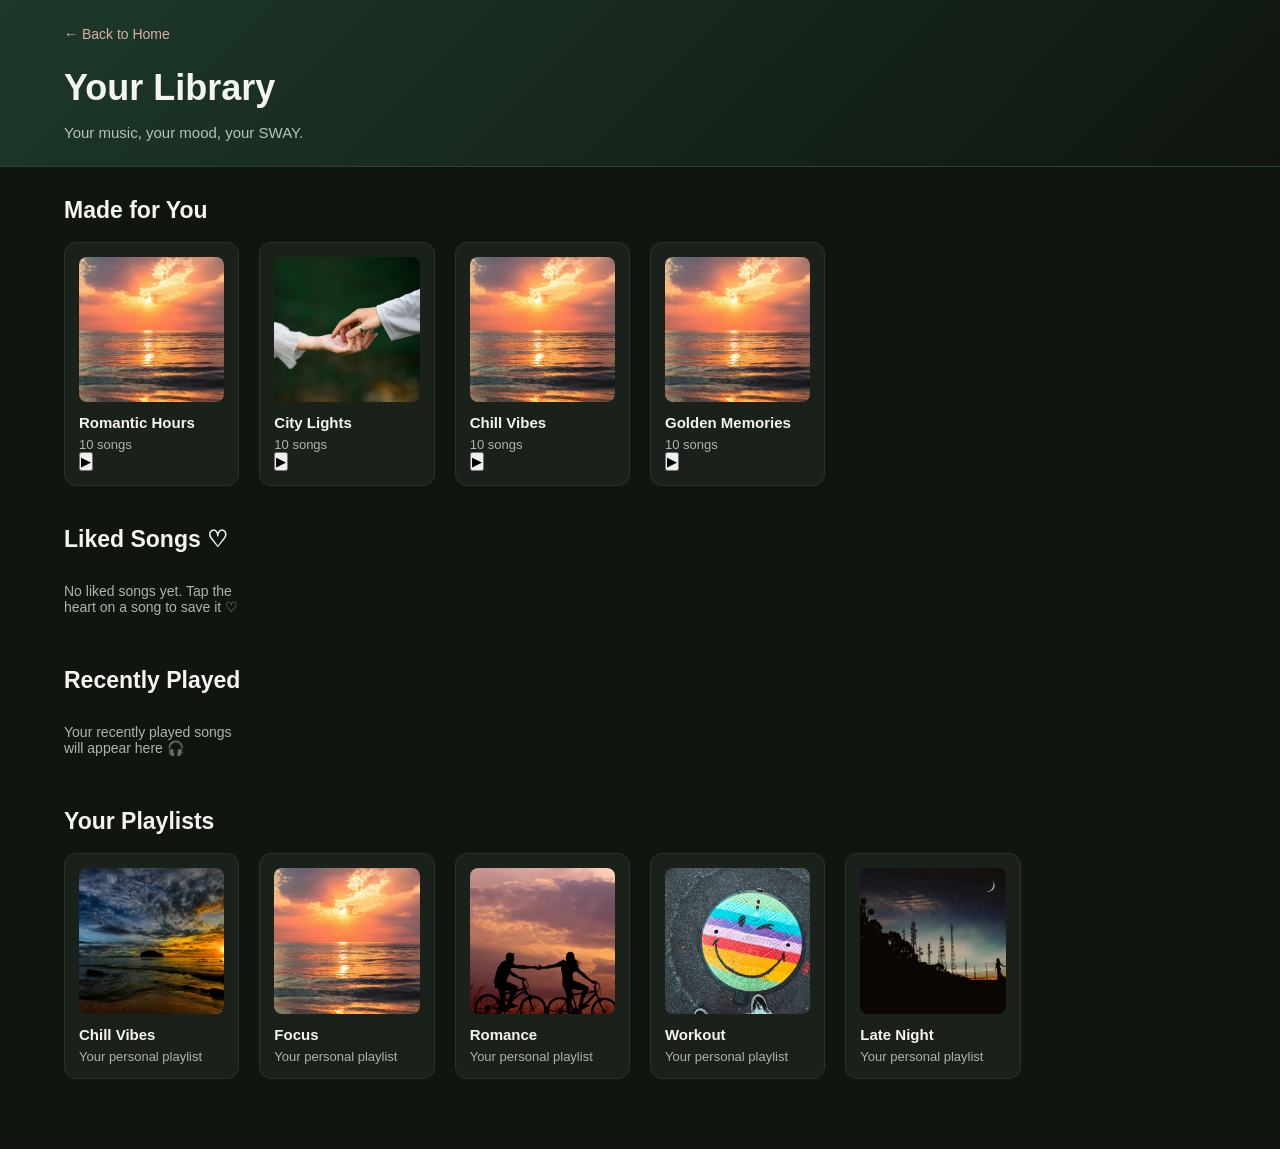
<file: library.html>
<!DOCTYPE html>
<html lang="en">
<head>
    <meta charset="UTF-8">
    <meta name="viewport" content="width=device-width, initial-scale=1.0">
    <title>SWAY | Your Library</title>
    <link rel="stylesheet" href="library.css">
</head>
<body>

    <header class="library-header">
        <a href="index.html" class="back-link">← Back to Home</a>
        <h1>Your Library</h1>
        <p>Your music, your mood, your SWAY.</p>
    </header>

    <main class="library-container">

        <section class="library-section">
            <h2>Made for You</h2>
            <div id="made-for-you-list" class="library-grid"></div>
        </section>

        <section class="library-section">
            <h2>Liked Songs ♡</h2>
            <div id="liked-songs-list" class="library-grid"></div>
        </section>

        <section class="library-section">
            <h2>Recently Played</h2>
            <div id="recently-played-list" class="library-grid"></div>
        </section>

        <section class="library-section">
            <h2>Your Playlists</h2>
            <div id="your-playlists-list" class="library-grid"></div>
        </section>

    </main>

    <script src="library.js"></script>
</body>
</html>
</file>
<file: library.css>
* {
    margin: 0;
    padding: 0;
    box-sizing: border-box;
}

body {
    background: #101510;
    color: #f5f5f0;
    font-family: Arial, sans-serif;
    min-height: 100vh;
}

.library-header {
    padding: 25px 5%;
    background: linear-gradient(135deg, #1d3929, #101510);
    border-bottom: 1px solid #294331;
}

.back-link {
    display: inline-block;
  /*  color: #d4af37; */
  color:#D7B0A8 ;
    text-decoration: none;
    margin-bottom: 25px;
    font-size: 14px;
}

.library-header h1 {
    font-size: 36px;
    margin-bottom: 15px;
}

.library-header p {
    color: #b8c4b9;
    font-size: 15px;
}

.library-container {
    padding: 30px 5%;
}

.library-section {
    margin-bottom: 40px;
}

.library-section h2 {
    font-size: 23px;
    margin-bottom: 18px;
}

.library-grid {
    display: grid;
    grid-template-columns: repeat(auto-fill, minmax(165px, 1fr));
    gap: 20px;
}

.library-card {
    background: #1a211b;
    border: 1px solid #29352b;
    border-radius: 12px;
    padding: 14px;
    cursor: pointer;
    transition: transform 0.2s, background 0.2s;
    min-width: 0;
}

.library-card:hover {
    background: #263529;
    transform: translateY(-4px);
}

.library-card img {
    display: block;
    width: 100%;
    aspect-ratio: 1 / 1;
    object-fit: cover;
    border-radius: 8px;
    margin-bottom: 12px;
}

.library-card h3 {
    font-size: 15px;
    margin-bottom: 6px;
    overflow-wrap: anywhere;
}

.library-card p {
    color: #aab6ac;
    font-size: 13px;
    overflow-wrap: anywhere;
}

.library-empty {
    color: #aab6ac;
    padding: 12px 0;
    font-size: 14px;
}

@media (max-width: 600px) {
    .library-header h1 {
        font-size: 29px;
    }

    .library-container {
        padding: 25px 4%;
    }

    .library-grid {
        grid-template-columns: repeat(2, minmax(0, 1fr));
        gap: 12px;
    }
}
</file>
